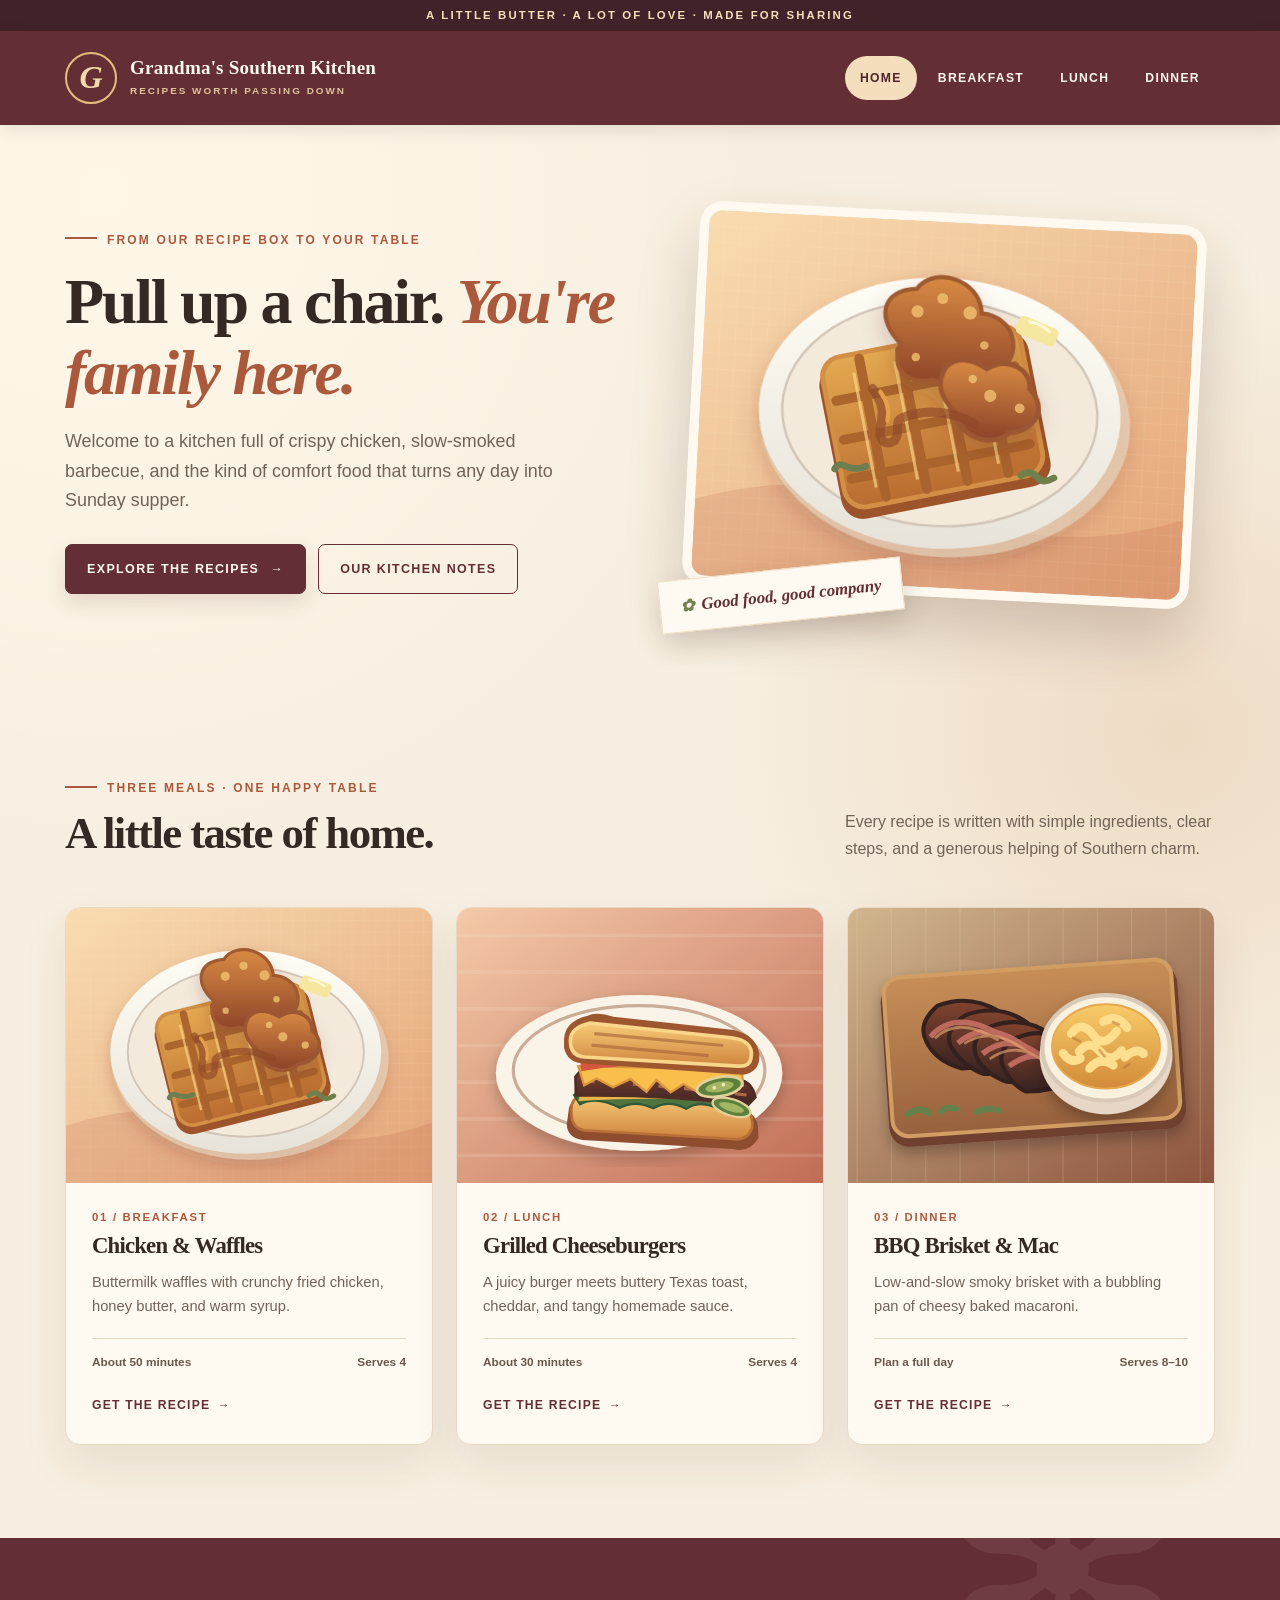
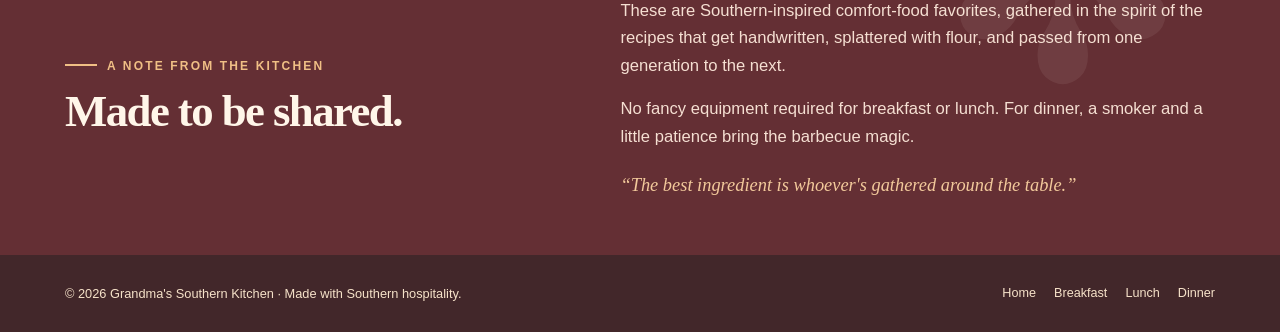
<file: index.html>
<!DOCTYPE html>
<html lang="en">
<head><meta charset="utf-8"><meta name="viewport" content="width=device-width, initial-scale=1"><meta name="description" content="Three Southern comfort-food favorites: chicken and waffles, grilled cheeseburgers, and smoked brisket with mac and cheese."><meta name="theme-color" content="#642f34"><title>Home | Grandma's Southern Kitchen</title><link rel="stylesheet" href="style.css"></head>
<body><a class="skip-link" href="#main">Skip to main content</a><div class="announcement">A little butter · A lot of love · Made for sharing</div>
<header class="site-header"><div class="container header-inner"><a class="brand" href="index.html" aria-label="Grandma's Southern Kitchen, home"><span class="brand-mark" aria-hidden="true">G</span><span><span class="brand-name">Grandma's Southern Kitchen</span><span class="brand-tag">Recipes worth passing down</span></span></a><nav class="site-nav" aria-label="Main navigation"><a href="index.html" aria-current="page">Home</a><a href="breakfast.html">Breakfast</a><a href="lunch.html">Lunch</a><a href="dinner.html">Dinner</a></nav></div></header>
<main id="main"><section class="hero"><div class="container hero-grid"><div><div class="eyebrow">From our recipe box to your table</div><h1>Pull up a chair. <span class="highlight">You're family here.</span></h1><p class="lead">Welcome to a kitchen full of crispy chicken, slow-smoked barbecue, and the kind of comfort food that turns any day into Sunday supper.</p><div class="button-row"><a class="btn btn-primary" href="#recipes">Explore the recipes <span aria-hidden="true">→</span></a><a class="btn btn-outline" href="#our-kitchen">Our kitchen notes</a></div></div><div class="hero-visual"><div class="hero-art"><img src="chicken-waffles.svg" alt="Illustration of crispy fried chicken resting on golden waffles" width="800" height="600"></div><div class="stamp"><span class="small-leaf" aria-hidden="true">✿</span>Good food, good company</div></div></div></section>
<section class="section" id="recipes"><div class="container"><div class="section-heading"><div><div class="eyebrow">Three meals · One happy table</div><h2>A little taste of home.</h2></div><p>Every recipe is written with simple ingredients, clear steps, and a generous helping of Southern charm.</p></div>
<div class="recipe-grid"><article class="recipe-card"><a href="breakfast.html" class="card-art" aria-label="Southern chicken and waffles recipe"><img src="chicken-waffles.svg" alt="Chicken and waffles illustration" width="800" height="600"></a><div class="card-body"><span class="meal-label">01 / Breakfast</span><h3>Chicken &amp; Waffles</h3><p>Buttermilk waffles with crunchy fried chicken, honey butter, and warm syrup.</p><div class="card-info"><span>About 50 minutes</span><span>Serves 4</span></div><a class="card-link" href="breakfast.html">Get the recipe <span aria-hidden="true">→</span></a></div></article>
<article class="recipe-card"><a href="lunch.html" class="card-art" aria-label="Southern grilled cheeseburger recipe"><img src="cheeseburger.svg" alt="Grilled cheeseburger with melted cheddar on Texas toast" width="800" height="600"></a><div class="card-body"><span class="meal-label">02 / Lunch</span><h3>Grilled Cheeseburgers</h3><p>A juicy burger meets buttery Texas toast, cheddar, and tangy homemade sauce.</p><div class="card-info"><span>About 30 minutes</span><span>Serves 4</span></div><a class="card-link" href="lunch.html">Get the recipe <span aria-hidden="true">→</span></a></div></article>
<article class="recipe-card"><a href="dinner.html" class="card-art" aria-label="Smoked brisket and mac and cheese dinner recipe"><img src="brisket-mac.svg" alt="Smoked brisket next to baked macaroni and cheese" width="800" height="600"></a><div class="card-body"><span class="meal-label">03 / Dinner</span><h3>BBQ Brisket &amp; Mac</h3><p>Low-and-slow smoky brisket with a bubbling pan of cheesy baked macaroni.</p><div class="card-info"><span>Plan a full day</span><span>Serves 8–10</span></div><a class="card-link" href="dinner.html">Get the recipe <span aria-hidden="true">→</span></a></div></article></div></div></section>
<section class="story-band" id="our-kitchen"><div class="container story-layout"><div><div class="eyebrow">A note from the kitchen</div><h2>Made to be shared.</h2></div><div><p>These are Southern-inspired comfort-food favorites, gathered in the spirit of the recipes that get handwritten, splattered with flour, and passed from one generation to the next.</p><p>No fancy equipment required for breakfast or lunch. For dinner, a smoker and a little patience bring the barbecue magic.</p><div class="note">“The best ingredient is whoever's gathered around the table.”</div></div></div></section></main><footer class="site-footer"><div class="container footer-grid"><p>© 2026 Grandma's Southern Kitchen · Made with Southern hospitality.</p><nav class="footer-nav" aria-label="Footer navigation"><a href="index.html">Home</a><a href="breakfast.html">Breakfast</a><a href="lunch.html">Lunch</a><a href="dinner.html">Dinner</a></nav></div></footer></body></html>
</file>
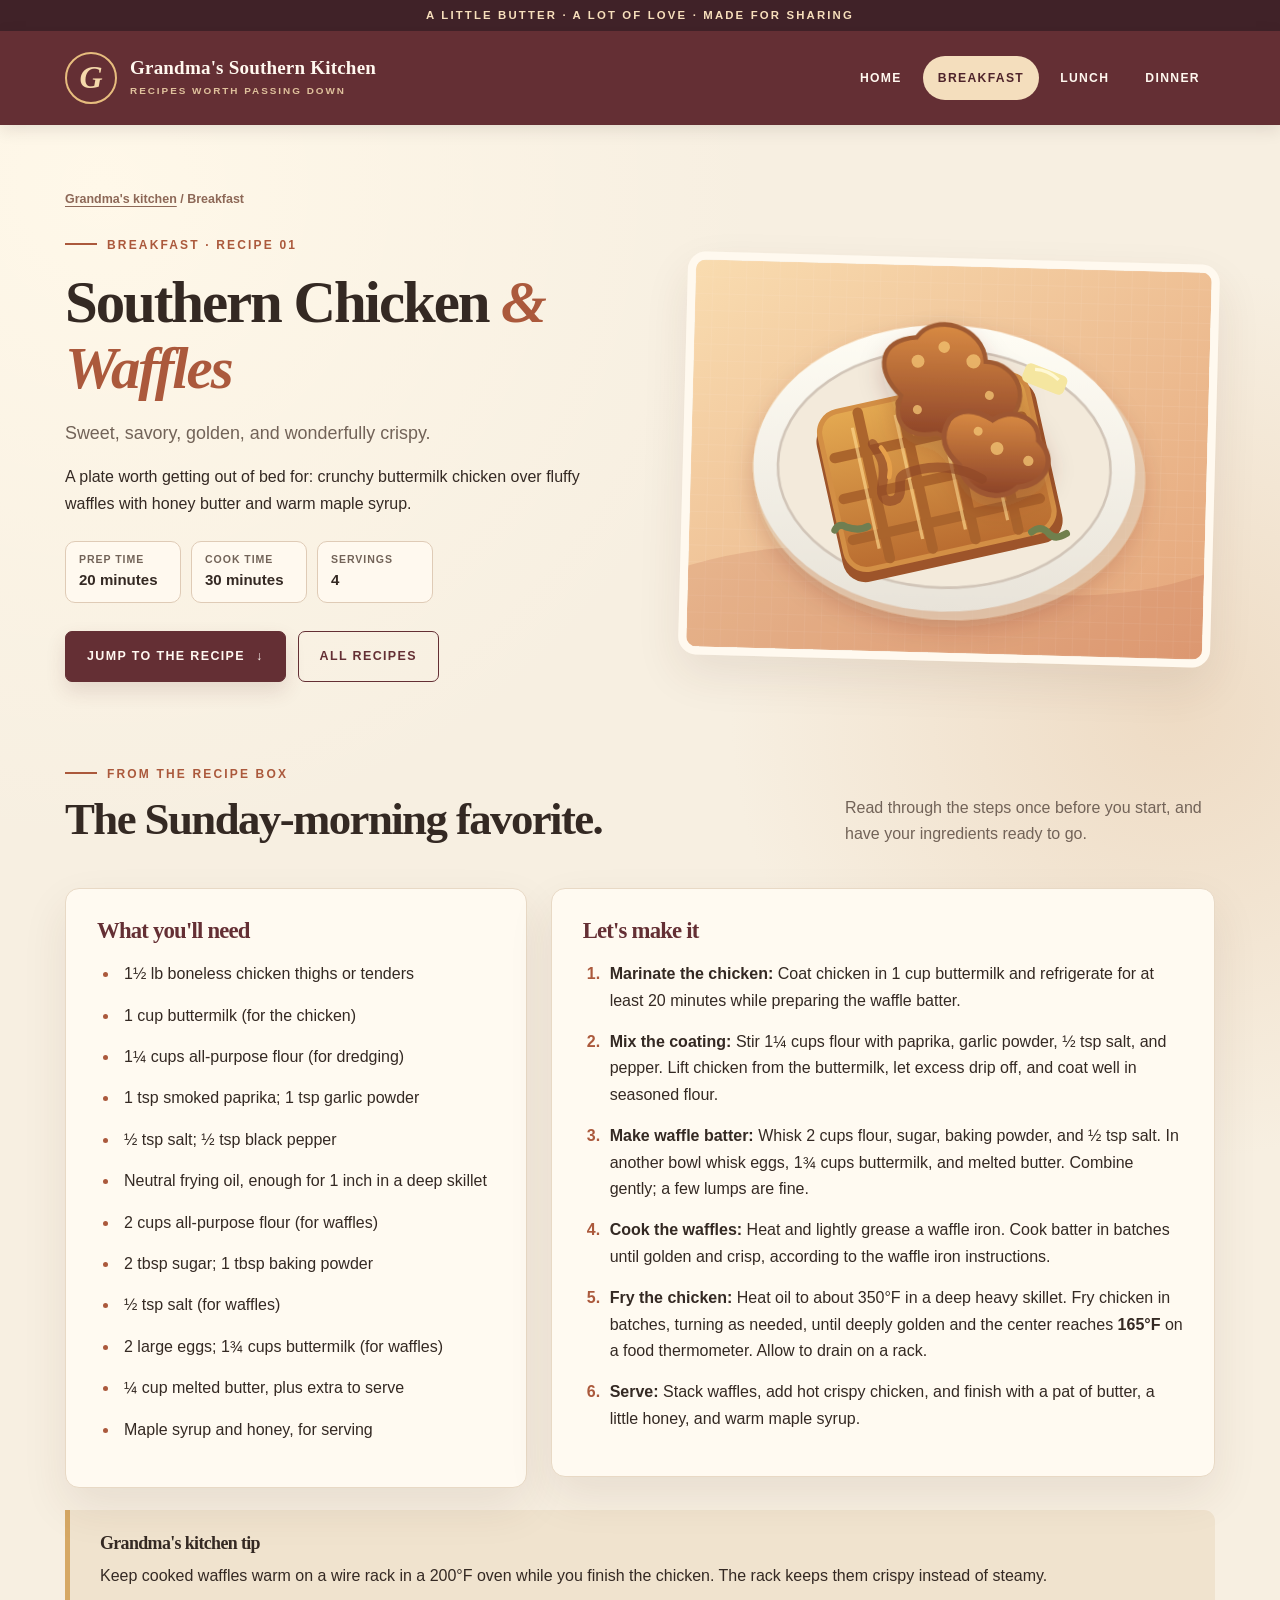
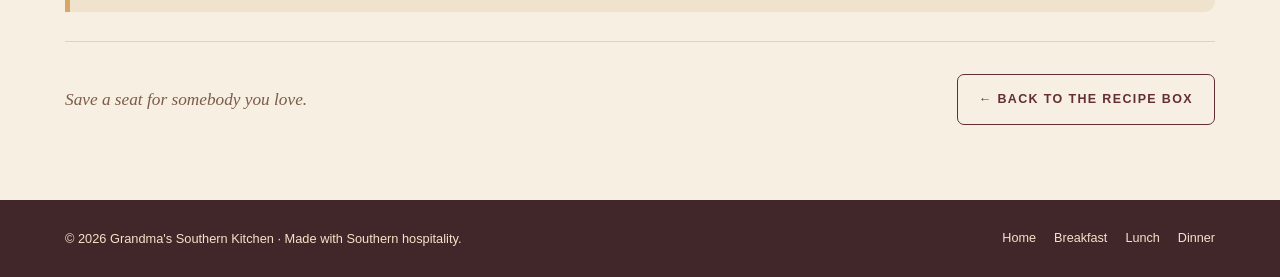
<file: breakfast.html>
<!DOCTYPE html>
<html lang="en">
<head><meta charset="utf-8"><meta name="viewport" content="width=device-width, initial-scale=1"><meta name="description" content="Homemade Southern fried chicken and buttermilk waffles with honey and maple syrup."><meta name="theme-color" content="#642f34"><title>Chicken &amp; Waffles | Grandma's Southern Kitchen</title><link rel="stylesheet" href="style.css"></head>
<body><a class="skip-link" href="#main">Skip to main content</a><div class="announcement">A little butter · A lot of love · Made for sharing</div>
<header class="site-header"><div class="container header-inner"><a class="brand" href="index.html" aria-label="Grandma's Southern Kitchen, home"><span class="brand-mark" aria-hidden="true">G</span><span><span class="brand-name">Grandma's Southern Kitchen</span><span class="brand-tag">Recipes worth passing down</span></span></a><nav class="site-nav" aria-label="Main navigation"><a href="index.html">Home</a><a href="breakfast.html" aria-current="page">Breakfast</a><a href="lunch.html">Lunch</a><a href="dinner.html">Dinner</a></nav></div></header>
<main id="main"><section class="detail-hero"><div class="container"><div class="breadcrumbs"><a href="index.html">Grandma's kitchen</a> <span aria-hidden="true">/</span> Breakfast</div><div class="detail-grid"><div><div class="eyebrow">Breakfast · Recipe 01</div><h1>Southern Chicken <span class="highlight">&amp; Waffles</span></h1><p class="lead">Sweet, savory, golden, and wonderfully crispy.</p><p>A plate worth getting out of bed for: crunchy buttermilk chicken over fluffy waffles with honey butter and warm maple syrup.</p><div class="stats"><div class="stat"><span>Prep time</span><strong>20 minutes</strong></div><div class="stat"><span>Cook time</span><strong>30 minutes</strong></div><div class="stat"><span>Servings</span><strong>4</strong></div></div><div class="button-row"><a class="btn btn-primary" href="#recipe">Jump to the recipe <span aria-hidden="true">↓</span></a><a class="btn btn-outline" href="index.html">All recipes</a></div></div><div class="detail-art"><img src="chicken-waffles.svg" width="800" height="600" alt="Illustration of fried chicken on a Belgian-style waffle"></div></div></div></section><section class="recipe-content" id="recipe"><div class="container"><div class="section-heading"><div><div class="eyebrow">From the recipe box</div><h2>The Sunday-morning favorite.</h2></div><p>Read through the steps once before you start, and have your ingredients ready to go.</p></div><div class="recipe-columns"><section class="panel"><h3>What you'll need</h3><ul><li>1½ lb boneless chicken thighs or tenders</li><li>1 cup buttermilk (for the chicken)</li><li>1¼ cups all-purpose flour (for dredging)</li><li>1 tsp smoked paprika; 1 tsp garlic powder</li><li>½ tsp salt; ½ tsp black pepper</li><li>Neutral frying oil, enough for 1 inch in a deep skillet</li><li>2 cups all-purpose flour (for waffles)</li><li>2 tbsp sugar; 1 tbsp baking powder</li><li>½ tsp salt (for waffles)</li><li>2 large eggs; 1¾ cups buttermilk (for waffles)</li><li>¼ cup melted butter, plus extra to serve</li><li>Maple syrup and honey, for serving</li></ul></section><section class="panel"><h3>Let's make it</h3><ol><li><strong>Marinate the chicken:</strong> Coat chicken in 1 cup buttermilk and refrigerate for at least 20 minutes while preparing the waffle batter.</li><li><strong>Mix the coating:</strong> Stir 1¼ cups flour with paprika, garlic powder, ½ tsp salt, and pepper. Lift chicken from the buttermilk, let excess drip off, and coat well in seasoned flour.</li><li><strong>Make waffle batter:</strong> Whisk 2 cups flour, sugar, baking powder, and ½ tsp salt. In another bowl whisk eggs, 1¾ cups buttermilk, and melted butter. Combine gently; a few lumps are fine.</li><li><strong>Cook the waffles:</strong> Heat and lightly grease a waffle iron. Cook batter in batches until golden and crisp, according to the waffle iron instructions.</li><li><strong>Fry the chicken:</strong> Heat oil to about 350°F in a deep heavy skillet. Fry chicken in batches, turning as needed, until deeply golden and the center reaches <strong>165°F</strong> on a food thermometer. Allow to drain on a rack.</li><li><strong>Serve:</strong> Stack waffles, add hot crispy chicken, and finish with a pat of butter, a little honey, and warm maple syrup.</li></ol></section></div><aside class="tips"><h3>Grandma's kitchen tip</h3><p>Keep cooked waffles warm on a wire rack in a 200°F oven while you finish the chicken. The rack keeps them crispy instead of steamy.</p></aside><div class="after-recipe"><p>Save a seat for somebody you love.</p><a href="index.html" class="btn btn-outline">← Back to the recipe box</a></div></div></section></main><footer class="site-footer"><div class="container footer-grid"><p>© 2026 Grandma's Southern Kitchen · Made with Southern hospitality.</p><nav class="footer-nav" aria-label="Footer navigation"><a href="index.html">Home</a><a href="breakfast.html">Breakfast</a><a href="lunch.html">Lunch</a><a href="dinner.html">Dinner</a></nav></div></footer></body></html>
</file>
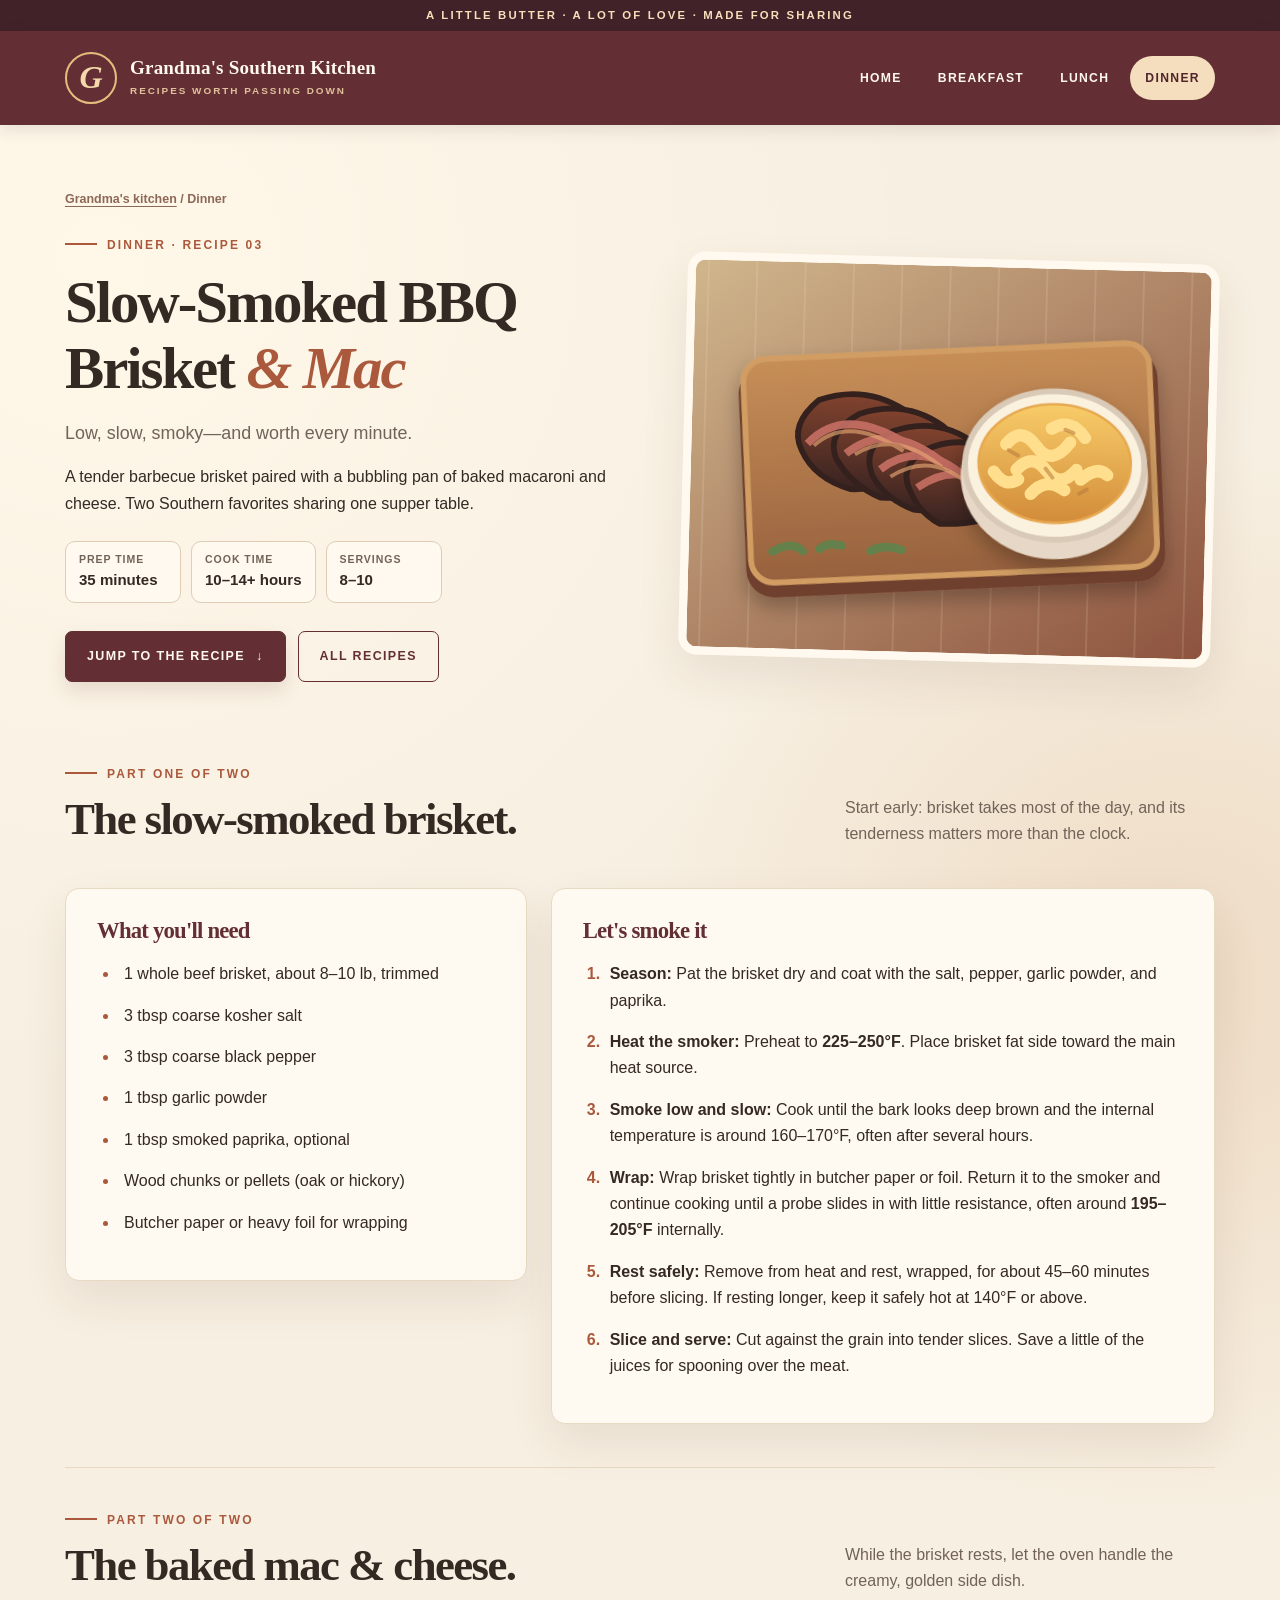
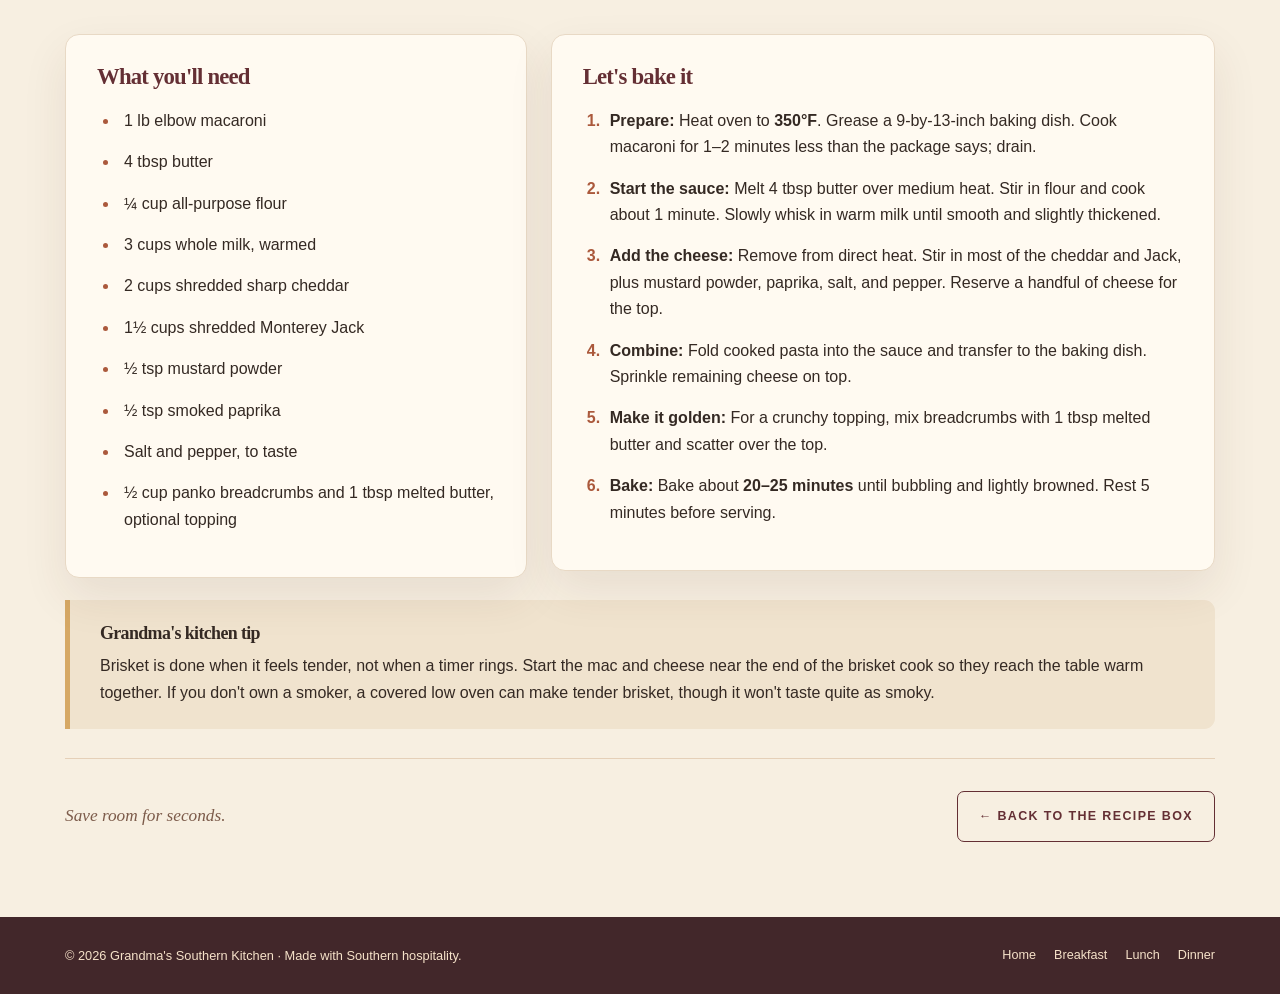
<file: dinner.html>
<!DOCTYPE html>
<html lang="en">
<head><meta charset="utf-8"><meta name="viewport" content="width=device-width, initial-scale=1"><meta name="description" content="Slow-smoked brisket and baked macaroni and cheese, a complete Southern dinner."><meta name="theme-color" content="#642f34"><title>BBQ Brisket &amp; Mac and Cheese | Grandma's Southern Kitchen</title><link rel="stylesheet" href="style.css"></head>
<body><a class="skip-link" href="#main">Skip to main content</a><div class="announcement">A little butter · A lot of love · Made for sharing</div>
<header class="site-header"><div class="container header-inner"><a class="brand" href="index.html" aria-label="Grandma's Southern Kitchen, home"><span class="brand-mark" aria-hidden="true">G</span><span><span class="brand-name">Grandma's Southern Kitchen</span><span class="brand-tag">Recipes worth passing down</span></span></a><nav class="site-nav" aria-label="Main navigation"><a href="index.html">Home</a><a href="breakfast.html">Breakfast</a><a href="lunch.html">Lunch</a><a href="dinner.html" aria-current="page">Dinner</a></nav></div></header>
<main id="main"><section class="detail-hero"><div class="container"><div class="breadcrumbs"><a href="index.html">Grandma's kitchen</a> <span aria-hidden="true">/</span> Dinner</div><div class="detail-grid"><div><div class="eyebrow">Dinner · Recipe 03</div><h1>Slow-Smoked BBQ Brisket <span class="highlight">&amp; Mac</span></h1><p class="lead">Low, slow, smoky—and worth every minute.</p><p>A tender barbecue brisket paired with a bubbling pan of baked macaroni and cheese. Two Southern favorites sharing one supper table.</p><div class="stats"><div class="stat"><span>Prep time</span><strong>35 minutes</strong></div><div class="stat"><span>Cook time</span><strong>10–14+ hours</strong></div><div class="stat"><span>Servings</span><strong>8–10</strong></div></div><div class="button-row"><a class="btn btn-primary" href="#recipe">Jump to the recipe <span aria-hidden="true">↓</span></a><a class="btn btn-outline" href="index.html">All recipes</a></div></div><div class="detail-art"><img src="brisket-mac.svg" width="800" height="600" alt="Illustration of smoked barbecue brisket slices and golden baked macaroni"></div></div></div></section><section class="recipe-content" id="recipe"><div class="container"><div class="section-heading"><div><div class="eyebrow">Part one of two</div><h2>The slow-smoked brisket.</h2></div><p>Start early: brisket takes most of the day, and its tenderness matters more than the clock.</p></div><div class="recipe-columns"><section class="panel"><h3>What you'll need</h3><ul><li>1 whole beef brisket, about 8–10 lb, trimmed</li><li>3 tbsp coarse kosher salt</li><li>3 tbsp coarse black pepper</li><li>1 tbsp garlic powder</li><li>1 tbsp smoked paprika, optional</li><li>Wood chunks or pellets (oak or hickory)</li><li>Butcher paper or heavy foil for wrapping</li></ul></section><section class="panel"><h3>Let's smoke it</h3><ol><li><strong>Season:</strong> Pat the brisket dry and coat with the salt, pepper, garlic powder, and paprika.</li><li><strong>Heat the smoker:</strong> Preheat to <strong>225–250°F</strong>. Place brisket fat side toward the main heat source.</li><li><strong>Smoke low and slow:</strong> Cook until the bark looks deep brown and the internal temperature is around 160–170°F, often after several hours.</li><li><strong>Wrap:</strong> Wrap brisket tightly in butcher paper or foil. Return it to the smoker and continue cooking until a probe slides in with little resistance, often around <strong>195–205°F</strong> internally.</li><li><strong>Rest safely:</strong> Remove from heat and rest, wrapped, for about 45–60 minutes before slicing. If resting longer, keep it safely hot at 140°F or above.</li><li><strong>Slice and serve:</strong> Cut against the grain into tender slices. Save a little of the juices for spooning over the meat.</li></ol></section></div>
<div class="recipe-divider"></div><div class="section-heading"><div><div class="eyebrow">Part two of two</div><h2>The baked mac &amp; cheese.</h2></div><p>While the brisket rests, let the oven handle the creamy, golden side dish.</p></div><div class="recipe-columns"><section class="panel"><h3>What you'll need</h3><ul><li>1 lb elbow macaroni</li><li>4 tbsp butter</li><li>¼ cup all-purpose flour</li><li>3 cups whole milk, warmed</li><li>2 cups shredded sharp cheddar</li><li>1½ cups shredded Monterey Jack</li><li>½ tsp mustard powder</li><li>½ tsp smoked paprika</li><li>Salt and pepper, to taste</li><li>½ cup panko breadcrumbs and 1 tbsp melted butter, optional topping</li></ul></section><section class="panel"><h3>Let's bake it</h3><ol><li><strong>Prepare:</strong> Heat oven to <strong>350°F</strong>. Grease a 9-by-13-inch baking dish. Cook macaroni for 1–2 minutes less than the package says; drain.</li><li><strong>Start the sauce:</strong> Melt 4 tbsp butter over medium heat. Stir in flour and cook about 1 minute. Slowly whisk in warm milk until smooth and slightly thickened.</li><li><strong>Add the cheese:</strong> Remove from direct heat. Stir in most of the cheddar and Jack, plus mustard powder, paprika, salt, and pepper. Reserve a handful of cheese for the top.</li><li><strong>Combine:</strong> Fold cooked pasta into the sauce and transfer to the baking dish. Sprinkle remaining cheese on top.</li><li><strong>Make it golden:</strong> For a crunchy topping, mix breadcrumbs with 1 tbsp melted butter and scatter over the top.</li><li><strong>Bake:</strong> Bake about <strong>20–25 minutes</strong> until bubbling and lightly browned. Rest 5 minutes before serving.</li></ol></section></div><aside class="tips"><h3>Grandma's kitchen tip</h3><p>Brisket is done when it feels tender, not when a timer rings. Start the mac and cheese near the end of the brisket cook so they reach the table warm together. If you don't own a smoker, a covered low oven can make tender brisket, though it won't taste quite as smoky.</p></aside><div class="after-recipe"><p>Save room for seconds.</p><a href="index.html" class="btn btn-outline">← Back to the recipe box</a></div></div></section></main><footer class="site-footer"><div class="container footer-grid"><p>© 2026 Grandma's Southern Kitchen · Made with Southern hospitality.</p><nav class="footer-nav" aria-label="Footer navigation"><a href="index.html">Home</a><a href="breakfast.html">Breakfast</a><a href="lunch.html">Lunch</a><a href="dinner.html">Dinner</a></nav></div></footer></body></html>
</file>
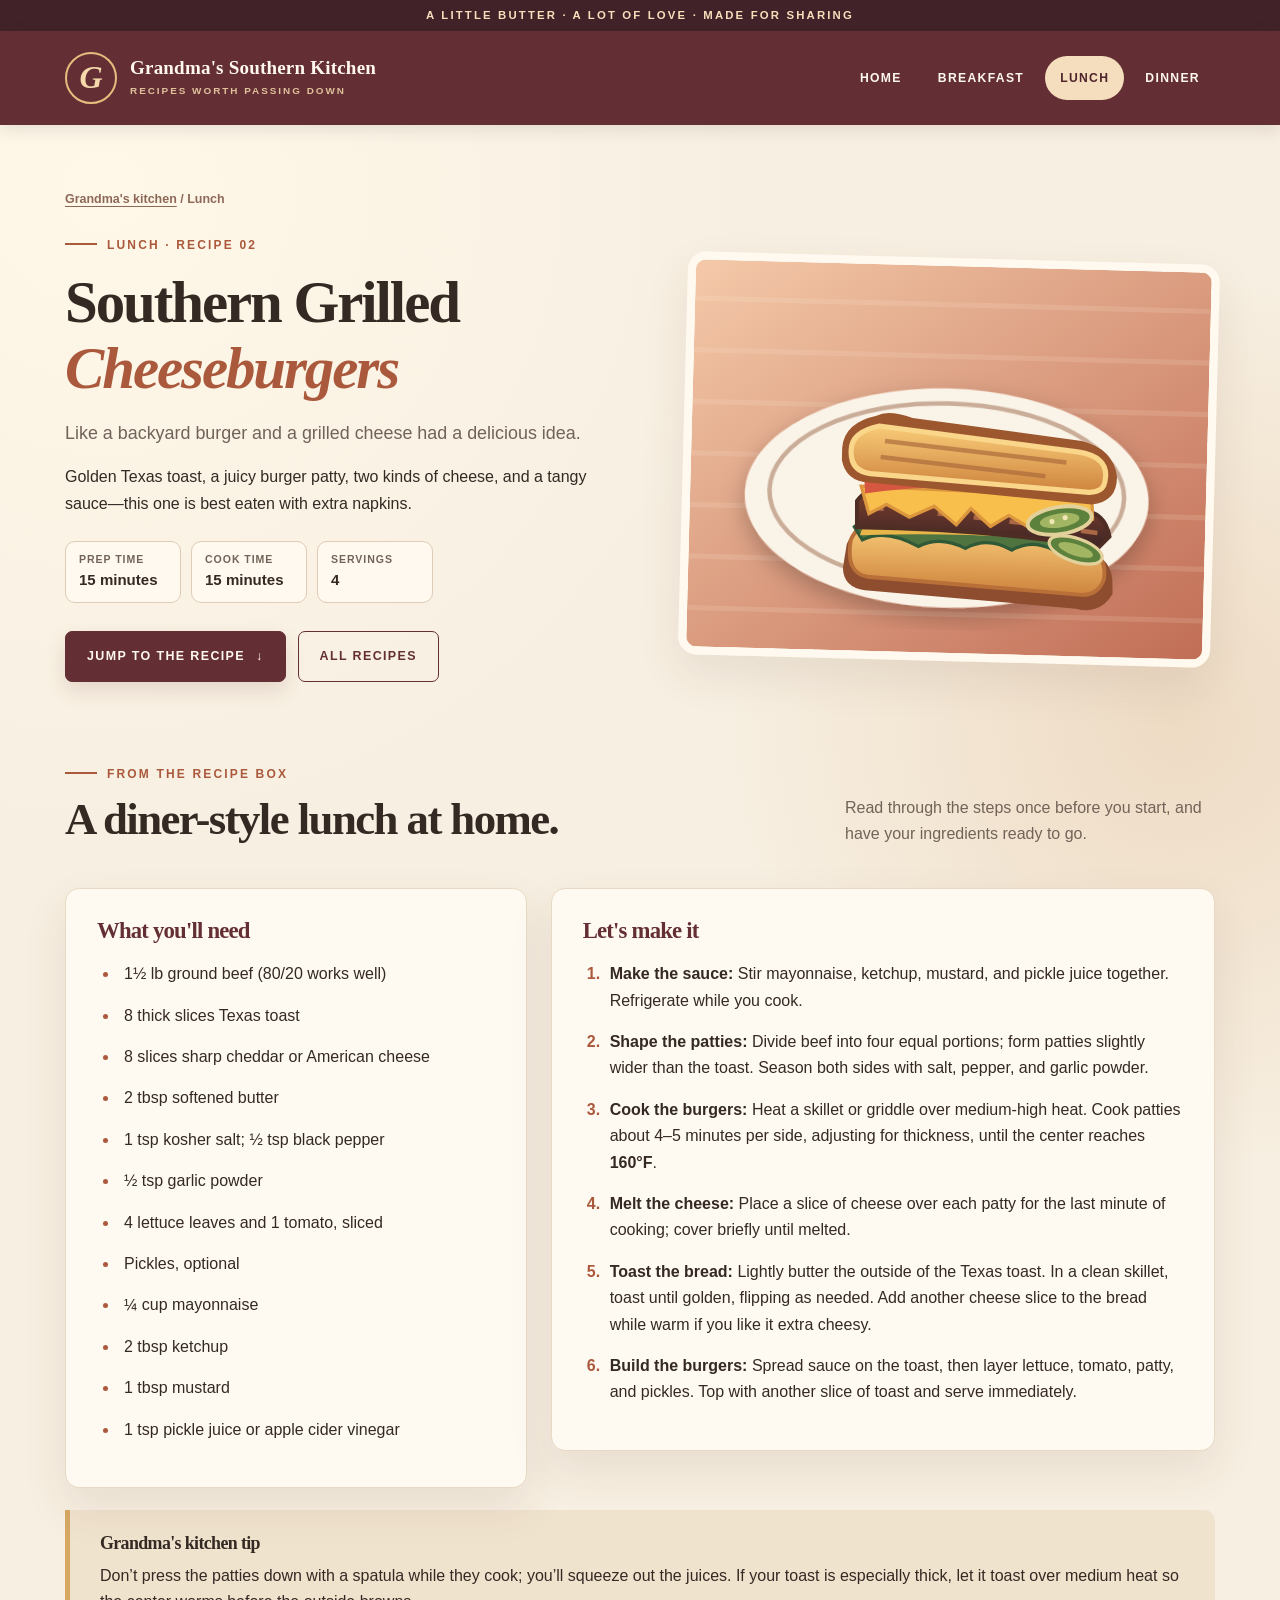
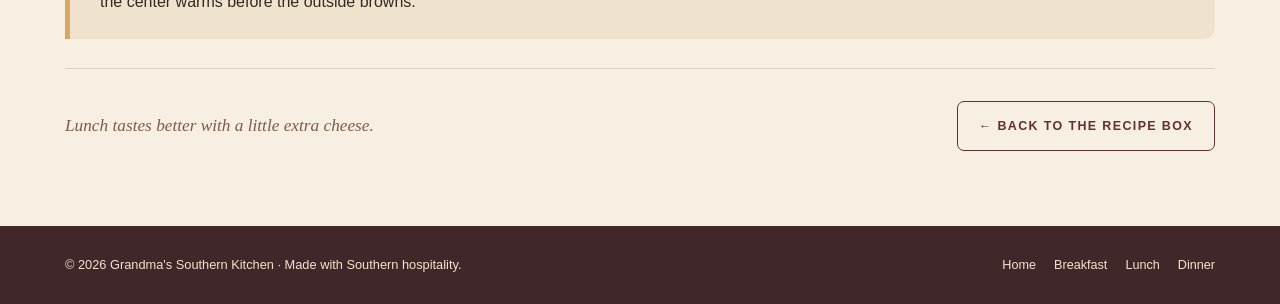
<file: lunch.html>
<!DOCTYPE html>
<html lang="en">
<head><meta charset="utf-8"><meta name="viewport" content="width=device-width, initial-scale=1"><meta name="description" content="Juicy grilled cheeseburgers on buttery Texas toast with homemade burger sauce."><meta name="theme-color" content="#642f34"><title>Grilled Cheeseburgers | Grandma's Southern Kitchen</title><link rel="stylesheet" href="style.css"></head>
<body><a class="skip-link" href="#main">Skip to main content</a><div class="announcement">A little butter · A lot of love · Made for sharing</div>
<header class="site-header"><div class="container header-inner"><a class="brand" href="index.html" aria-label="Grandma's Southern Kitchen, home"><span class="brand-mark" aria-hidden="true">G</span><span><span class="brand-name">Grandma's Southern Kitchen</span><span class="brand-tag">Recipes worth passing down</span></span></a><nav class="site-nav" aria-label="Main navigation"><a href="index.html">Home</a><a href="breakfast.html">Breakfast</a><a href="lunch.html" aria-current="page">Lunch</a><a href="dinner.html">Dinner</a></nav></div></header>
<main id="main"><section class="detail-hero"><div class="container"><div class="breadcrumbs"><a href="index.html">Grandma's kitchen</a> <span aria-hidden="true">/</span> Lunch</div><div class="detail-grid"><div><div class="eyebrow">Lunch · Recipe 02</div><h1>Southern Grilled <span class="highlight">Cheeseburgers</span></h1><p class="lead">Like a backyard burger and a grilled cheese had a delicious idea.</p><p>Golden Texas toast, a juicy burger patty, two kinds of cheese, and a tangy sauce—this one is best eaten with extra napkins.</p><div class="stats"><div class="stat"><span>Prep time</span><strong>15 minutes</strong></div><div class="stat"><span>Cook time</span><strong>15 minutes</strong></div><div class="stat"><span>Servings</span><strong>4</strong></div></div><div class="button-row"><a class="btn btn-primary" href="#recipe">Jump to the recipe <span aria-hidden="true">↓</span></a><a class="btn btn-outline" href="index.html">All recipes</a></div></div><div class="detail-art"><img src="cheeseburger.svg" width="800" height="600" alt="Illustration of a juicy cheeseburger on toasted Texas bread"></div></div></div></section><section class="recipe-content" id="recipe"><div class="container"><div class="section-heading"><div><div class="eyebrow">From the recipe box</div><h2>A diner-style lunch at home.</h2></div><p>Read through the steps once before you start, and have your ingredients ready to go.</p></div><div class="recipe-columns"><section class="panel"><h3>What you'll need</h3><ul><li>1½ lb ground beef (80/20 works well)</li><li>8 thick slices Texas toast</li><li>8 slices sharp cheddar or American cheese</li><li>2 tbsp softened butter</li><li>1 tsp kosher salt; ½ tsp black pepper</li><li>½ tsp garlic powder</li><li>4 lettuce leaves and 1 tomato, sliced</li><li>Pickles, optional</li><li>¼ cup mayonnaise</li><li>2 tbsp ketchup</li><li>1 tbsp mustard</li><li>1 tsp pickle juice or apple cider vinegar</li></ul></section><section class="panel"><h3>Let's make it</h3><ol><li><strong>Make the sauce:</strong> Stir mayonnaise, ketchup, mustard, and pickle juice together. Refrigerate while you cook.</li><li><strong>Shape the patties:</strong> Divide beef into four equal portions; form patties slightly wider than the toast. Season both sides with salt, pepper, and garlic powder.</li><li><strong>Cook the burgers:</strong> Heat a skillet or griddle over medium-high heat. Cook patties about 4–5 minutes per side, adjusting for thickness, until the center reaches <strong>160°F</strong>.</li><li><strong>Melt the cheese:</strong> Place a slice of cheese over each patty for the last minute of cooking; cover briefly until melted.</li><li><strong>Toast the bread:</strong> Lightly butter the outside of the Texas toast. In a clean skillet, toast until golden, flipping as needed. Add another cheese slice to the bread while warm if you like it extra cheesy.</li><li><strong>Build the burgers:</strong> Spread sauce on the toast, then layer lettuce, tomato, patty, and pickles. Top with another slice of toast and serve immediately.</li></ol></section></div><aside class="tips"><h3>Grandma's kitchen tip</h3><p>Don’t press the patties down with a spatula while they cook; you’ll squeeze out the juices. If your toast is especially thick, let it toast over medium heat so the center warms before the outside browns.</p></aside><div class="after-recipe"><p>Lunch tastes better with a little extra cheese.</p><a href="index.html" class="btn btn-outline">← Back to the recipe box</a></div></div></section></main><footer class="site-footer"><div class="container footer-grid"><p>© 2026 Grandma's Southern Kitchen · Made with Southern hospitality.</p><nav class="footer-nav" aria-label="Footer navigation"><a href="index.html">Home</a><a href="breakfast.html">Breakfast</a><a href="lunch.html">Lunch</a><a href="dinner.html">Dinner</a></nav></div></footer></body></html>
</file>
<file: style.css>
/* Grandma's Southern Kitchen — self-contained website, no external assets */
:root{--cream:#f7efe1;--paper:#fffaf1;--ink:#342923;--muted:#726358;--wine:#642f34;--wine-deep:#4f242b;--rust:#ab593c;--gold:#d6a864;--line:#e8d9c5;--olive:#657045;--shadow:0 19px 46px rgba(79,45,31,.09)}
*{box-sizing:border-box}html{scroll-behavior:smooth}body{margin:0;background:var(--cream);color:var(--ink);font-family:'Trebuchet MS',Arial,sans-serif;line-height:1.65;-webkit-font-smoothing:antialiased;background-image:radial-gradient(circle at 8% 10%,#fff8e9 0,transparent 32%),radial-gradient(circle at 92% 38%,#eedbc4 0,transparent 27%)}img{max-width:100%;height:auto;display:block}a{color:inherit}button{font:inherit}a:focus-visible,button:focus-visible{outline:3px solid #b87542;outline-offset:4px}.skip-link{position:absolute;top:-100px;left:1rem;background:#fff;color:#000;padding:12px;z-index:100}.skip-link:focus{top:12px}.announcement{background:#402228;color:#f7dfbc;text-align:center;padding:6px 14px;font-size:.71rem;letter-spacing:.19em;text-transform:uppercase;font-weight:700}.container{width:min(1150px,calc(100% - 52px));margin-inline:auto}.site-header{background:var(--wine);color:#fff8ef;position:relative;z-index:2;box-shadow:0 5px 16px rgba(44,19,23,.1)}.header-inner{min-height:94px;display:flex;align-items:center;justify-content:space-between;gap:20px}.brand{display:flex;align-items:center;gap:13px;text-decoration:none}.brand-mark{width:52px;height:52px;border:2px solid #e7bd7e;border-radius:50%;display:grid;place-items:center;color:#f5d9ab;font:italic bold 2rem Georgia,serif;flex-shrink:0}.brand-name{display:block;font:700 1.19rem Georgia,serif;letter-spacing:.01em;line-height:1.22}.brand-tag{display:block;font-size:.62rem;color:#dfc19c;letter-spacing:.2em;text-transform:uppercase;margin-top:4px;font-weight:700}.site-nav{display:flex;gap:6px;flex-wrap:wrap;justify-content:flex-end}.site-nav a{font-size:.76rem;text-decoration:none;text-transform:uppercase;font-weight:800;letter-spacing:.11em;padding:12px 15px;border-radius:30px;transition:background .2s ease,color .2s ease}.site-nav a:hover,.site-nav a[aria-current=page]{background:#f4debd;color:var(--wine-deep)}.eyebrow{color:var(--rust);font-size:.75rem;letter-spacing:.18em;font-weight:900;text-transform:uppercase}.eyebrow:before{content:'';display:inline-block;width:32px;height:2px;background:currentColor;vertical-align:middle;margin-right:10px;transform:translateY(-2px)}h1,h2,h3{font-family:Georgia,'Times New Roman',serif;line-height:1.12;letter-spacing:-.035em}h1{font-size:clamp(2.7rem,5vw,5.25rem);margin:.24em 0 .28em}h2{font-size:clamp(2rem,3.5vw,3.25rem);margin:.2em 0 .45em}h3{font-size:1.42rem;margin:0 0 10px}p{margin:0 0 1rem}.lead{font-size:1.12rem;color:var(--muted);max-width:570px}.highlight{color:var(--rust);font-style:italic}.hero{padding:73px 0 88px;overflow:hidden}.hero-grid{display:grid;grid-template-columns:1.01fr .99fr;align-items:center;gap:58px}.hero h1{max-width:670px}.hero p{max-width:530px}.button-row{display:flex;flex-wrap:wrap;gap:12px;margin-top:28px}.btn{display:inline-flex;align-items:center;gap:11px;text-decoration:none;font-size:.78rem;font-weight:900;letter-spacing:.11em;text-transform:uppercase;border:1px solid var(--wine);border-radius:7px;padding:14px 21px;transition:transform .2s ease,background .2s ease}.btn:hover{transform:translateY(-2px)}.btn-primary{color:#fff8f1;background:var(--wine);box-shadow:0 9px 20px rgba(101,47,52,.14)}.btn-primary:hover{background:#7a3b42}.btn-outline{background:transparent;color:var(--wine)}.btn-outline:hover{background:#f0dfd1}.hero-visual{position:relative;padding:15px 17px 30px}.hero-art{border-radius:23px;overflow:hidden;box-shadow:0 30px 60px rgba(63,34,26,.2);transform:rotate(3deg);border:9px solid #fff9f0}.hero-art img{aspect-ratio:4/3;object-fit:cover}.stamp{position:absolute;bottom:5px;left:-15px;background:var(--paper);padding:15px 20px;color:var(--wine);font:italic bold 1.05rem Georgia,serif;box-shadow:0 12px 28px rgba(66,41,28,.18);transform:rotate(-6deg);border:1px solid #efdbc0}.small-leaf{display:inline-block;color:#768153;margin-right:7px}.section{padding:64px 0 93px}.section-heading{display:flex;align-items:end;justify-content:space-between;gap:25px;margin-bottom:29px}.section-heading p{color:var(--muted);max-width:370px}.recipe-grid{display:grid;grid-template-columns:repeat(3,minmax(0,1fr));gap:23px}.recipe-card{background:var(--paper);border:1px solid var(--line);border-radius:15px;overflow:hidden;box-shadow:var(--shadow);display:flex;flex-direction:column}.card-art{aspect-ratio:4/3;overflow:hidden}.card-art img{height:100%;width:100%;object-fit:cover;transition:transform .3s}.recipe-card:hover .card-art img{transform:scale(1.04)}.card-body{padding:25px 26px 29px;flex:1;display:flex;flex-direction:column}.meal-label{color:var(--rust);text-transform:uppercase;letter-spacing:.15em;font-size:.71rem;font-weight:900}.card-body h3{margin:7px 0 11px}.card-body p{color:var(--muted);font-size:.92rem;flex:1}.card-info{border-top:1px solid var(--line);padding-top:14px;margin-top:4px;font-size:.74rem;color:#69584b;display:flex;justify-content:space-between;gap:8px;font-weight:700}.card-link{display:inline-flex;gap:7px;align-items:center;margin-top:22px;color:var(--wine);font-weight:900;text-decoration:none;text-transform:uppercase;letter-spacing:.1em;font-size:.76rem}.card-link:hover{text-decoration:underline}.story-band{background:var(--wine);color:#fff6e9;padding:59px 0;position:relative;overflow:hidden}.story-band:before{content:'✻';position:absolute;font:19rem Georgia,serif;opacity:.07;right:7%;top:-140px}.story-layout{display:grid;grid-template-columns:1fr 1.2fr;gap:60px;align-items:center}.story-band .eyebrow{color:#f0bf85}.story-band h2{margin-bottom:0}.story-band p{font-size:1.04rem;color:#f5dfd2;max-width:590px}.story-band p:last-child{margin-bottom:0}.note{margin-top:25px;color:#f2c99b;font:italic 1.15rem Georgia,serif}.site-footer{padding:28px 0;background:#42272a;color:#f6e2c9}.footer-grid{display:flex;align-items:center;justify-content:space-between;gap:18px}.footer-grid p{margin:0;font-size:.8rem}.footer-nav{display:flex;gap:18px;flex-wrap:wrap}.footer-nav a{text-decoration:none;font-size:.79rem}.footer-nav a:hover{text-decoration:underline}.detail-hero{padding:64px 0 63px}.breadcrumbs{font-size:.78rem;font-weight:800;color:#8d6857;margin-bottom:27px}.breadcrumbs a{text-underline-offset:3px}.detail-grid{display:grid;grid-template-columns:1fr .94fr;gap:52px;align-items:center}.detail-hero h1{font-size:clamp(2.7rem,4.6vw,4.7rem)}.detail-art{border-radius:18px;border:8px solid #fff9ef;box-shadow:var(--shadow);overflow:hidden;transform:rotate(1.5deg)}.detail-art img{aspect-ratio:4/3;object-fit:cover;width:100%}.stats{display:flex;flex-wrap:wrap;gap:10px;margin:24px 0 8px}.stat{border:1px solid #dfcbb6;background:#fff9ef;border-radius:10px;padding:9px 13px;min-width:116px}.stat strong{display:block;font-size:.94rem}.stat span{display:block;color:var(--muted);font-size:.66rem;text-transform:uppercase;letter-spacing:.09em;font-weight:900}.recipe-content{padding:20px 0 75px}.recipe-content .section-heading{margin-bottom:24px}.recipe-columns{display:grid;grid-template-columns:.82fr 1.18fr;gap:24px;align-items:start}.panel{background:var(--paper);border:1px solid var(--line);border-radius:14px;padding:29px 31px;box-shadow:var(--shadow)}.panel h3{color:var(--wine)}.panel ul,.panel ol{padding-left:22px;margin:18px 0 0}.panel li{padding-left:5px;margin-bottom:15px}.panel li::marker{color:var(--rust);font-weight:800}.panel p:last-child{margin-bottom:0}.panel .subhead{font-family:Georgia,serif;font-size:1.06rem;font-weight:700;margin:22px 0 8px;color:#574136}.panel .subhead:first-of-type{margin-top:8px}.tips{margin-top:22px;border-left:5px solid var(--gold);background:#f0e3ce;padding:23px 30px;border-radius:0 11px 11px 0}.tips h3{font-size:1.12rem}.tips p{margin:0}.recipe-divider{height:1px;background:var(--line);margin:43px 0}.after-recipe{display:flex;flex-wrap:wrap;justify-content:space-between;align-items:center;gap:20px;border-top:1px solid #e5d0b8;padding-top:32px;margin-top:29px}.after-recipe p{margin:0;font:italic 1.08rem Georgia,serif;color:#7c5b4a}.notfound{min-height:68vh;display:grid;align-items:center;padding:72px 0}.error-panel{max-width:760px;margin-inline:auto;text-align:center;padding:65px 36px;background:var(--paper);border:1px solid var(--line);box-shadow:var(--shadow);border-radius:17px}.error-icon{font-size:4rem;display:block;margin-bottom:8px}.error-panel h1{font-size:clamp(2.5rem,6vw,4.6rem);margin:15px 0}.error-panel .lead{margin:0 auto 25px}.error-panel .btn{margin-top:10px}@media(max-width:900px){.hero-grid,.detail-grid,.story-layout{grid-template-columns:1fr;gap:35px}.hero{padding:50px 0}.hero-visual{max-width:600px;margin-inline:auto}.recipe-grid{grid-template-columns:repeat(2,minmax(0,1fr))}.hero h1{max-width:750px}.section-heading{align-items:start;flex-direction:column;gap:3px}}@media(max-width:640px){.container{width:min(100% - 32px,1150px)}.announcement{font-size:.6rem}.header-inner{flex-direction:column;padding:17px 0;gap:17px}.brand-name{font-size:1rem}.site-nav{justify-content:center}.site-nav a{font-size:.66rem;padding:9px 12px}.hero{padding:39px 0 65px}.hero-grid{gap:17px}.hero-visual{padding:14px 12px 23px}.stamp{font-size:.85rem;left:-3px}.recipe-grid,.recipe-columns{grid-template-columns:1fr}.section{padding:40px 0 64px}.detail-hero{padding:42px 0 38px}.detail-grid{gap:27px}.panel{padding:25px 22px}.footer-grid{flex-direction:column;align-items:flex-start}.story-band{padding:44px 0}.story-layout{gap:18px}.stat{min-width:99px}.button-row{gap:10px}.btn{padding:12px 15px;font-size:.69rem}}@media print{.announcement,.site-header,.site-footer,.button-row,.after-recipe,.breadcrumbs,.story-band{display:none!important}body{background:#fff;color:#000}.container{width:100%}.detail-hero{padding:0 0 12px}.detail-art{max-height:190px;box-shadow:none}.detail-art img{max-height:180px}.recipe-content{padding:0}.panel{box-shadow:none;break-inside:avoid}.tips{break-inside:avoid}.recipe-columns{gap:12px}}
</file>
